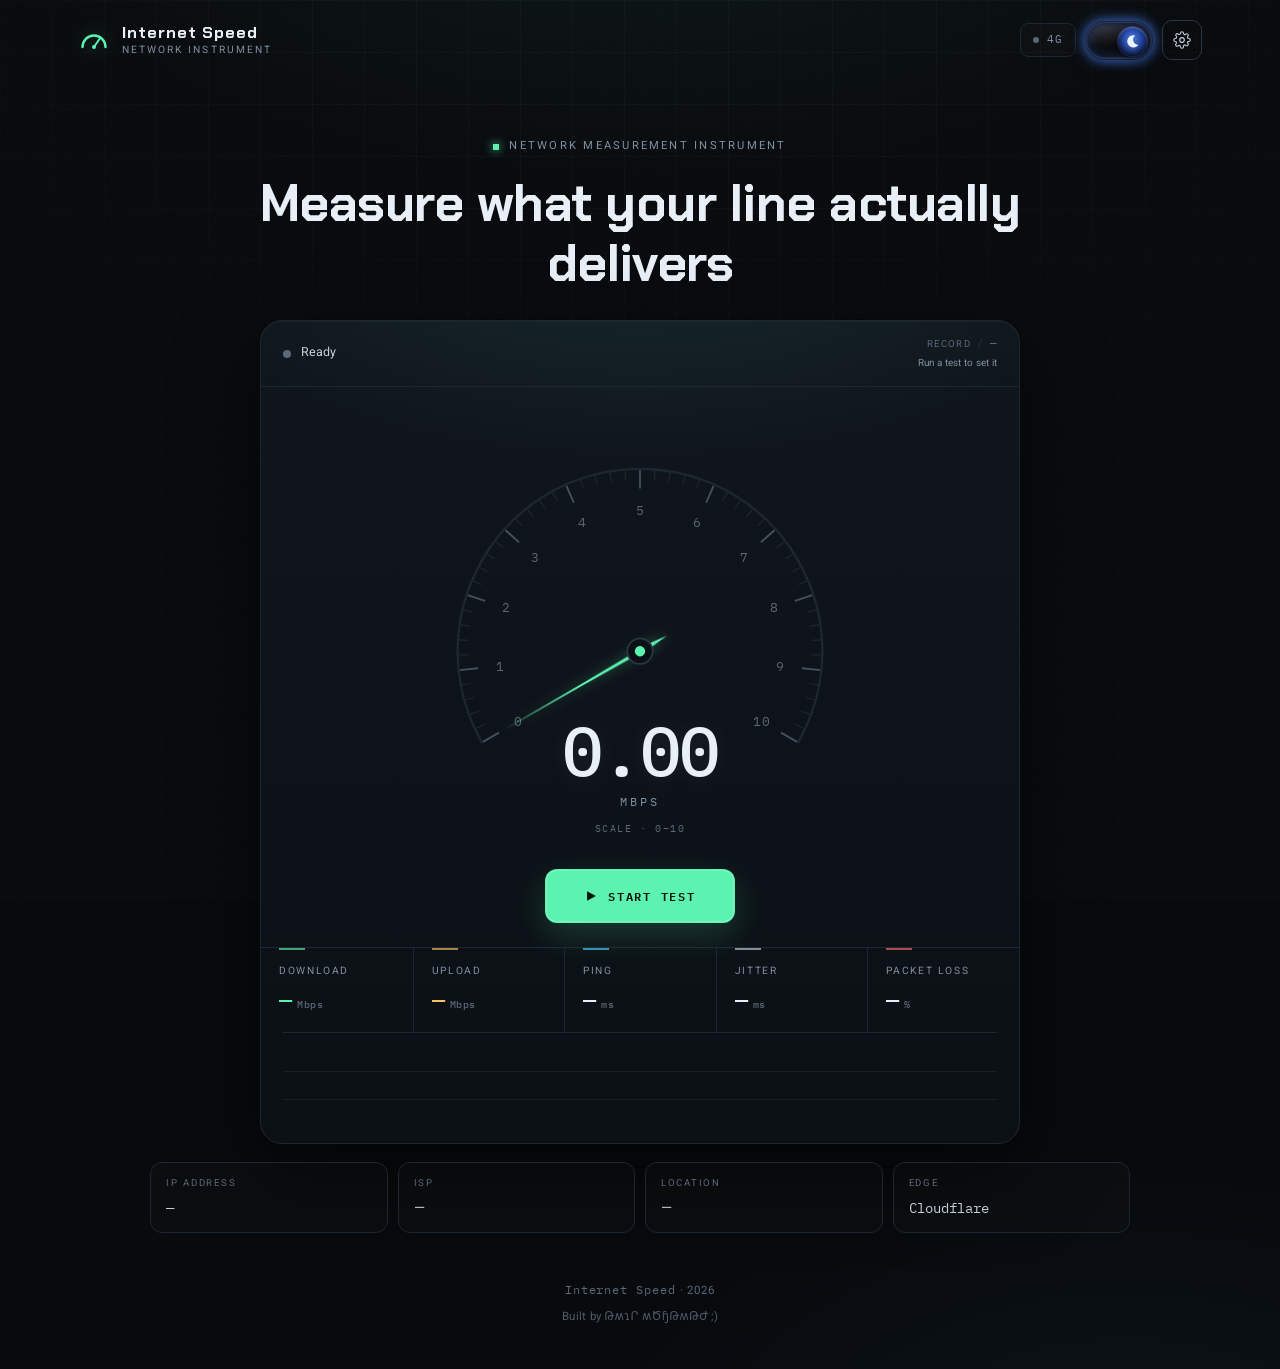
<file: index.html>
<!doctype html>
<html lang="en" dir="ltr" data-lang="en" data-mode="dark" data-theme="mint" data-gauge="instrument">

<head>
  <meta charset="utf-8">
  <meta name="viewport" content="width=device-width, initial-scale=1">
  <title>Internet Speed</title>
  <meta name="description"
    content="سنجش سرعت اینترنت با چند اتصال موازی به لبه‌ی Cloudflare: دانلود، آپلود، پینگ، جیتر و پکت‌لاس با محاسبه‌ی سرعت پایدار.">
  <meta name="theme-color" content="#080A0D" id="themeColor">
  <script>
    // Restore preferences before first paint so the page never flashes the wrong
    // language, mode, accent or gauge face. First visits get English + dark.
    try {
      var storedLang = localStorage.getItem('netgauge-lang') === 'fa' ? 'fa' : 'en';
      var storedMode = localStorage.getItem('netgauge-mode');
      if (storedMode !== 'light' && storedMode !== 'dark') storedMode = 'dark';
      var storedTheme = localStorage.getItem('netgauge-theme');
      if (!/^(mint|violet|rose|ice|lime)$/.test(storedTheme)) storedTheme = 'mint';
      var storedGauge = localStorage.getItem('netgauge-gauge');
      if (!/^(instrument|rainbow|halo)$/.test(storedGauge)) storedGauge = 'instrument';
      var root = document.documentElement;
      root.lang = storedLang;
      root.dir = storedLang === 'fa' ? 'rtl' : 'ltr';
      root.dataset.lang = storedLang;
      root.dataset.mode = storedMode;
      root.dataset.theme = storedTheme;
      root.dataset.gauge = storedGauge;
      document.getElementById('themeColor').setAttribute('content', storedMode === 'light' ? '#EDF1F6' : '#080A0D');
    } catch (e) { }
  </script>
  <meta property="og:title" content="Internet Speed">
  <meta property="og:description"
    content="Parallel-stream speed test with warm-up removed: download, upload, latency, jitter, packet loss.">
  <meta property="og:type" content="website">
  <link rel="icon"
    href="data:image/svg+xml,%3Csvg xmlns='http://www.w3.org/2000/svg' viewBox='0 0 64 64'%3E%3Crect width='64' height='64' rx='14' fill='%23080A0D'/%3E%3Cpath d='M13 41a19 19 0 0 1 38 0' fill='none' stroke='%235CF2B0' stroke-width='5' stroke-linecap='round'/%3E%3Cpath d='M32 41l10-15' stroke='%23E8EFF6' stroke-width='3.5' stroke-linecap='round'/%3E%3Ccircle cx='32' cy='41' r='3.5' fill='%235CF2B0'/%3E%3C/svg%3E">
  <link rel="preconnect" href="https://fonts.googleapis.com">
  <link rel="preconnect" href="https://fonts.gstatic.com" crossorigin>
  <link
    href="https://fonts.googleapis.com/css2?family=Chakra+Petch:wght@500;600;700&family=IBM+Plex+Mono:wght@400;500;600&family=Vazirmatn:wght@300;400;500;700;800&display=swap"
    rel="stylesheet">
  <link rel="stylesheet" href="styles.css">
  <script src="app.js" defer></script>
</head>

<body>
  <div class="bg-grid" aria-hidden="true"></div>

  <header class="topbar">
    <a class="brand" href="./" aria-label="Internet Speed">
      <svg class="brand-mark" viewBox="0 0 32 32" aria-hidden="true">
        <path d="M4.5 23a11.5 11.5 0 0 1 23 0" fill="none" stroke="currentColor" stroke-width="2.4"
          stroke-linecap="round" />
        <path d="M16 23l6.2-9" stroke="currentColor" stroke-width="2" stroke-linecap="round" />
        <circle cx="16" cy="23" r="2" fill="currentColor" />
      </svg>
      <span class="brand-text">
        <span class="brand-name">Internet Speed</span>
        <span class="brand-tag" data-i18n="brandTag">NETWORK INSTRUMENT</span>
      </span>
    </a>

    <div class="topbar-actions">
      <span class="conn-chip" id="connChip" hidden>
        <span class="led led-tiny" aria-hidden="true"></span>
        <span class="mono" id="connChipText"></span>
      </span>

      <button class="theme-switch" id="themeSwitch" type="button" role="switch" aria-checked="false"
        aria-label="Switch to light mode">
        <span class="ts-body" aria-hidden="true">
          <span class="ts-edge ts-edge-sun"></span>
          <span class="ts-edge ts-edge-moon"></span>
          <span class="ts-knob">
            <svg class="ts-moon" viewBox="0 0 24 24">
              <path d="M15.9 3.6a8.6 8.6 0 1 0 4.5 12.9A7.1 7.1 0 0 1 15.9 3.6Z" fill="#eaf3ff" />
              <circle cx="8.6" cy="10.6" r=".85" fill="#cfe6ff" />
              <circle cx="7" cy="14.2" r=".55" fill="#bcd8f5" />
            </svg>
            <svg class="ts-sun-glyph" viewBox="0 0 24 24">
              <circle cx="12" cy="12" r="4.1" fill="currentColor" />
              <g stroke="currentColor" stroke-width="1.9" stroke-linecap="round">
                <path
                  d="M12 2.6v2.4M12 19v2.4M2.6 12H5M19 12h2.4M5.3 5.3l1.7 1.7M17 17l1.7 1.7M18.7 5.3L17 7M7 17l-1.7 1.7" />
              </g>
            </svg>
          </span>
        </span>
      </button>

      <button class="settings-btn" id="settingsBtn" type="button" aria-haspopup="dialog" aria-expanded="false"
        aria-controls="settingsPop" aria-label="Settings">
        <svg viewBox="0 0 24 24" aria-hidden="true" fill="none" stroke="currentColor" stroke-width="1.5"
          stroke-linecap="round" stroke-linejoin="round">
          <circle cx="12" cy="12" r="3.1" />
          <path
            d="M19.4 14.4a1.7 1.7 0 0 0 .34 1.87l.06.06a2 2 0 1 1-2.83 2.83l-.06-.06a1.7 1.7 0 0 0-1.87-.34 1.7 1.7 0 0 0-1.03 1.56V21a2 2 0 1 1-4 0v-.11a1.7 1.7 0 0 0-1.11-1.56 1.7 1.7 0 0 0-1.87.34l-.06.06a2 2 0 1 1-2.83-2.83l.06-.06a1.7 1.7 0 0 0 .34-1.87 1.7 1.7 0 0 0-1.56-1.03H3a2 2 0 1 1 0-4h.11a1.7 1.7 0 0 0 1.56-1.11 1.7 1.7 0 0 0-.34-1.87l-.06-.06a2 2 0 1 1 2.83-2.83l.06.06a1.7 1.7 0 0 0 1.87.34H9a1.7 1.7 0 0 0 1.03-1.56V3a2 2 0 1 1 4 0v.11a1.7 1.7 0 0 0 1.03 1.56 1.7 1.7 0 0 0 1.87-.34l.06-.06a2 2 0 1 1 2.83 2.83l-.06.06a1.7 1.7 0 0 0-.34 1.87V9a1.7 1.7 0 0 0 1.56 1.03H21a2 2 0 1 1 0 4h-.11a1.7 1.7 0 0 0-1.49 1.03Z" />
        </svg>
      </button>

      <div class="settings-pop" id="settingsPop" data-open="false" role="dialog" aria-label="Settings">
        <div class="settings-section">
          <span class="settings-label" data-i18n="languageLabel">Language</span>
          <div class="seg">
            <button class="seg-btn" type="button" data-lang-choice="fa" aria-pressed="false">فارسی</button>
            <button class="seg-btn" type="button" data-lang-choice="en" aria-pressed="true">English</button>
          </div>
        </div>
        <div class="settings-section">
          <span class="settings-label" data-i18n="themeLabel">Color theme</span>
          <div class="swatches" id="themeSwatches" role="radiogroup" data-i18n-aria="themeLabel"></div>
        </div>
        <div class="settings-section">
          <span class="settings-label" data-i18n="gaugeLabel">Needle style</span>
          <div class="gauge-styles" id="gaugeStyles" role="radiogroup" data-i18n-aria="gaugeLabel">
            <button class="gstyle" type="button" data-gauge-choice="instrument" role="radio" aria-checked="true"
              aria-label="Instrument">
              <svg viewBox="0 0 40 40" aria-hidden="true">
                <path d="M6.5 29.5a13.5 13.5 0 0 1 27 0" fill="none" stroke="currentColor" stroke-width="2.2"
                  stroke-linecap="round" />
                <path d="M20 27l6.8-9.6" fill="none" stroke="currentColor" stroke-width="1.7" stroke-linecap="round" />
                <circle cx="20" cy="27" r="2" fill="currentColor" />
              </svg>
              <span data-i18n="gauge_instrument">Instrument</span>
            </button>
            <button class="gstyle" type="button" data-gauge-choice="rainbow" role="radio" aria-checked="false"
              aria-label="Rainbow">
              <svg viewBox="0 0 40 40" aria-hidden="true">
                <defs>
                  <linearGradient id="gstyleRainbow" x1="6" y1="30" x2="34" y2="30" gradientUnits="userSpaceOnUse">
                    <stop offset="0" stop-color="#ef4436" />
                    <stop offset=".28" stop-color="#f5a02c" />
                    <stop offset=".5" stop-color="#f3d24a" />
                    <stop offset=".72" stop-color="#46d67a" />
                    <stop offset="1" stop-color="#3bc4dc" />
                  </linearGradient>
                </defs>
                <path d="M6.5 29.5a13.5 13.5 0 0 1 27 0" fill="none" stroke="url(#gstyleRainbow)" stroke-width="4.6" />
                <path d="M20 27l6.8-9.6" fill="none" stroke="currentColor" stroke-width="1.6" stroke-linecap="round" />
              </svg>
              <span data-i18n="gauge_rainbow">Rainbow</span>
            </button>
            <button class="gstyle" type="button" data-gauge-choice="halo" role="radio" aria-checked="false"
              aria-label="Halo">
              <svg viewBox="0 0 40 40" aria-hidden="true">
                <circle cx="20" cy="20" r="14.5" fill="none" stroke="currentColor" stroke-width="1" opacity=".3" />
                <circle cx="20" cy="20" r="14.5" fill="none" stroke="currentColor" stroke-width="3.4"
                  stroke-dasharray="1 3.2" opacity=".75" />
                <path d="M20 20l8.4-1.6" fill="none" stroke="currentColor" stroke-width="1.6" stroke-linecap="round" />
                <circle cx="20" cy="20" r="1.7" fill="currentColor" />
              </svg>
              <span data-i18n="gauge_halo">Halo</span>
            </button>
          </div>
        </div>
        <div class="settings-section">
          <span class="settings-label" data-i18n="hapticLabel">Vibration</span>
          <div class="seg seg-4" id="hapticSeg" role="radiogroup" data-i18n-aria="hapticLabel">
            <button class="seg-btn" type="button" data-haptic-choice="off" role="radio" aria-checked="false"
              data-i18n="haptic_off">Off</button>
            <button class="seg-btn" type="button" data-haptic-choice="soft" role="radio" aria-checked="false"
              data-i18n="haptic_soft">Soft</button>
            <button class="seg-btn" type="button" data-haptic-choice="medium" role="radio" aria-checked="true"
              data-i18n="haptic_medium">Medium</button>
            <button class="seg-btn" type="button" data-haptic-choice="strong" role="radio" aria-checked="false"
              data-i18n="haptic_strong">Strong</button>
          </div>
        </div>
      </div>
    </div>
  </header>

  <main class="page">
    <section class="hero">
      <p class="eyebrow"><span class="eyebrow-mark" aria-hidden="true"></span><span data-i18n="eyebrow">Network
          measurement instrument</span></p>
      <h1 data-i18n="h1">Measure what your line actually delivers</h1>
    </section>

    <section class="console" id="console" data-phase="idle" aria-labelledby="consoleStatus">
      <div class="console-head">
        <div class="status">
          <span class="led" id="phaseLed" aria-hidden="true"></span>
          <span id="phaseLabel" aria-live="polite">Ready</span>
        </div>
        <div class="record-chip" id="recordChip">
          <span class="record-line">
            <span class="record-label" data-i18n="recordLabel">Record</span>
            <span class="record-sep" aria-hidden="true">/</span>
            <span class="record-vals mono num" id="recordVals">—</span>
          </span>
          <span class="record-date" id="recordDate"></span>
        </div>
      </div>

      <div class="gauge-wrap">
        <svg class="gauge-svg" viewBox="0 0 440 400" aria-hidden="true" focusable="false">
          <defs>
            <linearGradient id="bladeGrad" x1="0" y1="66" x2="0" y2="232" gradientUnits="userSpaceOnUse">
              <stop class="blade-stop-tip" offset="0" />
              <stop class="blade-stop-mid" offset="0.55" />
              <stop class="blade-stop-base" offset="1" />
            </linearGradient>
            <radialGradient id="haloFill" cx="220" cy="215" r="168" gradientUnits="userSpaceOnUse">
              <stop class="halo-stop-1" offset="0" />
              <stop class="halo-stop-2" offset="0.72" />
              <stop class="halo-stop-3" offset="0.93" />
              <stop class="halo-stop-4" offset="1" />
            </radialGradient>
            <!-- The path bbox is a few pixels wide while the stroke is 17px;
                 a tight filter region clips the blur into a visible band. -->
            <filter id="haloBlur" x="-900%" y="-50%" width="1900%" height="200%">
              <feGaussianBlur stdDeviation="9" />
            </filter>
          </defs>

          <g id="gaugeDecor">
            <circle class="halo-disc" cx="220" cy="215" r="168"></circle>
            <circle class="halo-edge" cx="220" cy="215" r="167"></circle>
            <circle class="halo-core" cx="220" cy="215" r="96"></circle>
            <path class="halo-glow" d="M364.34 150.74 A158 158 0 0 1 359.51 289.18" filter="url(#haloBlur)"></path>
            <path class="halo-glow-core" d="M364.19 173.65 A150 150 0 0 1 357.03 276.01"></path>
            <path class="rainbow-ring" d="M65.85 304 A178 178 0 1 1 374.15 304"></path>
            <path class="rainbow-ring rainbow-ring-outer" d="M55.77 302.32 A186 186 0 1 1 384.23 302.32"></path>
            <path class="rainbow-inner" d="M123.01 271 A112 112 0 1 1 316.99 271"></path>
            <g id="gaugeBands"></g>
            <text class="gauge-end" id="gaugeSlow" x="41.6" y="322" text-anchor="middle">SLOW</text>
            <text class="gauge-end" id="gaugeFast" x="398.4" y="322" text-anchor="middle">FAST</text>
          </g>

          <g id="gaugeTicks"></g>
          <path id="arcTrack" class="arc-track" pathLength="100" d="M83.17 294 A158 158 0 1 1 356.83 294"></path>
          <path id="arcLive" class="arc-live" pathLength="100" d="M83.17 294 A158 158 0 1 1 356.83 294"></path>
          <g id="gaugeLabels" class="gauge-labels" direction="ltr"></g>
          <g id="needleGroup" class="needle-group">
            <polygon class="needle" points="218.6,206 220,78 221.4,206 223,215 220,242 217,215"></polygon>
            <path class="needle-blade"
              d="M220 66 L223.9 198 Q225.3 209 222.6 218 L220 231 L217.4 218 Q214.7 209 216.1 198 Z"></path>
            <line class="needle-thin" x1="220" y1="110" x2="220" y2="57"></line>
            <circle class="halo-pivot" cx="220" cy="110" r="2.4"></circle>
            <circle class="hub-outer" cx="220" cy="215" r="11"></circle>
            <circle class="hub-inner" cx="220" cy="215" r="4.5"></circle>
            <circle class="hub-plate" cx="220" cy="215" r="13"></circle>
          </g>
        </svg>

        <div class="readout">
          <div class="readout-value"><span id="speedValue">0.00</span></div>
          <div class="readout-unit" id="speedUnit">Mbps</div>
          <div class="readout-scale mono" id="scaleLabel">SCALE · 0–100</div>
        </div>
      </div>

      <div class="controls">
        <button class="btn primary start" id="startBtn" type="button">
          <svg class="btn-icon" viewBox="0 0 16 16" aria-hidden="true">
            <path d="M3.5 2.5l10 5.5-10 5.5z" fill="currentColor" />
          </svg>
          <span data-i18n="start">Start test</span>
        </button>
        <button class="btn ghost hidden" id="stopBtn" type="button" data-i18n="stop">Stop</button>
        <button class="btn ghost hidden" id="shareBtn" type="button">
          <svg class="btn-icon" viewBox="0 0 16 16" aria-hidden="true">
            <path d="M8 1v9M4.5 4.5L8 1l3.5 3.5M2.5 9.5v4h11v-4" fill="none" stroke="currentColor" stroke-width="1.4"
              stroke-linecap="round" stroke-linejoin="round" />
          </svg>
          <span data-i18n="share">Result card</span>
        </button>
      </div>

      <div class="stats">
        <div class="stat stat-download">
          <span class="stat-label" data-i18n="dlLabel">Download</span>
          <span class="stat-value mono num"><span id="statDownload">—</span><span class="stat-unit">Mbps</span></span>
        </div>
        <div class="stat stat-upload">
          <span class="stat-label" data-i18n="ulLabel">Upload</span>
          <span class="stat-value mono num"><span id="statUpload">—</span><span class="stat-unit">Mbps</span></span>
        </div>
        <div class="stat stat-ping">
          <span class="stat-label" data-i18n="ping">Ping</span>
          <span class="stat-value mono num"><span id="statPing">—</span><span class="stat-unit">ms</span></span>
        </div>
        <div class="stat stat-jitter">
          <span class="stat-label" data-i18n="jitter">Jitter</span>
          <span class="stat-value mono num"><span id="statJitter">—</span><span class="stat-unit">ms</span></span>
        </div>
        <div class="stat stat-loss">
          <span class="stat-label" data-i18n="loss">Packet loss</span>
          <span class="stat-value mono num"><span id="statLoss">—</span><span class="stat-unit">%</span></span>
        </div>
      </div>

      <div class="chart">
        <canvas id="sparkline" aria-hidden="true"></canvas>
      </div>
    </section>

    <section class="meta-grid" aria-label="Connection details">
      <div class="meta-item">
        <span class="meta-label" data-i18n="ip">IP address</span>
        <span class="meta-value mono num" id="metaIp">—</span>
      </div>
      <div class="meta-item">
        <span class="meta-label" data-i18n="isp">ISP</span>
        <span class="meta-value meta-isp" id="metaIsp">—</span>
      </div>
      <div class="meta-item">
        <span class="meta-label" data-i18n="location">Location</span>
        <span class="meta-value" id="metaLocation">—</span>
      </div>
      <div class="meta-item">
        <span class="meta-label" data-i18n="edge">Edge</span>
        <span class="meta-value mono num" id="metaEdge">Cloudflare</span>
      </div>
    </section>
  </main>

  <footer class="footer">
    <p class="footer-fine"><span class="mono">Internet Speed</span> · <span id="year">2026</span></p>
    <p class="footer-credit" data-i18n="credit">Built by ԹʍɿՐ ʍԾɧԹʍԹԺ ;⁠)</p>
  </footer>

  <dialog class="share-dialog" id="shareDialog" aria-labelledby="shareTitle">
    <div class="share-head">
      <h3 id="shareTitle" data-i18n="cardTitle">Result card</h3>
      <button class="icon-btn" id="shareCloseBtn" type="button" aria-label="Close" data-i18n-aria="close">✕</button>
    </div>
    <canvas id="shareCanvas" width="1080" height="1350" role="img" aria-label=""></canvas>
    <div class="share-actions">
      <button class="btn primary" id="shareDownloadBtn" type="button" data-i18n="saveImage">Download image</button>
      <button class="btn ghost" id="shareNativeBtn" type="button" data-i18n="shareImage">Share</button>
    </div>
  </dialog>

  <div class="toast" id="toast" role="status" aria-live="polite"></div>

  <noscript>
    <p class="noscript">Enable JavaScript to run the speed test.</p>
  </noscript>
</body>

</html>
</file>
<file: styles.css>
/* ══════════════════════════════════════════════════════════════
   Internet Speed — instrument-panel theme
   ══════════════════════════════════════════════════════════════ */

:root {
  color-scheme: dark;

  --bg: #080a0d;
  --bg-deep: #05070a;
  --panel: #10161d;
  --panel-2: #0b1015;
  --line: #1d2731;
  --line-strong: #2a3743;
  --tick-strong: #46586a;
  --text: #e8eff6;
  --text-soft: #c3cfdb;
  --muted: #7e8fa1;
  --muted-2: #5a6877;

  /* Accent set — swapped by html[data-theme] below. */
  --accent: #5cf2b0;
  --accent-rgb: 92, 242, 176;
  --accent-hover: #74ffc2;
  --accent-ink: #03130b;
  --accent-text: var(--accent);

  --upload: #ffc061;
  --upload-rgb: 255, 192, 97;
  --latency: #57d2ff;
  --latency-rgb: 87, 210, 255;
  --danger: #ff6b6b;
  --danger-rgb: 255, 107, 107;

  --glass: rgba(255, 255, 255, 0.015);
  --glass-2: rgba(255, 255, 255, 0.03);
  --grid-line: rgba(255, 255, 255, 0.028);
  --chart-grid: rgba(255, 255, 255, 0.055);
  --panel-glow: rgba(var(--accent-rgb), 0.07);
  --ring: rgba(var(--accent-rgb), 0.25);
  --readout-glow: rgba(232, 239, 246, 0.09);

  --shadow-panel:
    0 30px 80px rgba(0, 0, 0, 0.55), inset 0 1px 0 rgba(255, 255, 255, 0.03);
  --shadow-pop: 0 24px 60px rgba(0, 0, 0, 0.5);
  --shadow-toast: 0 18px 50px rgba(0, 0, 0, 0.5);

  --font-display: "Chakra Petch", "Vazirmatn", system-ui, sans-serif;
  --font-body: "Vazirmatn", "Chakra Petch", system-ui, sans-serif;
  --font-mono: "IBM Plex Mono", ui-monospace, SFMono-Regular, Menlo, monospace;
}

/* Registered so the light/dark swap interpolates instead of snapping: without
   @property a var() change is instant, which left text and panels repainted
   long before the fading background caught up. */
@property --bg { syntax: "<color>"; inherits: true; initial-value: #080a0d; }
@property --bg-deep { syntax: "<color>"; inherits: true; initial-value: #05070a; }
@property --panel { syntax: "<color>"; inherits: true; initial-value: #10161d; }
@property --panel-2 { syntax: "<color>"; inherits: true; initial-value: #0b1015; }
@property --line { syntax: "<color>"; inherits: true; initial-value: #1d2731; }
@property --line-strong { syntax: "<color>"; inherits: true; initial-value: #2a3743; }
@property --tick-strong { syntax: "<color>"; inherits: true; initial-value: #46586a; }
@property --text { syntax: "<color>"; inherits: true; initial-value: #e8eff6; }
@property --text-soft { syntax: "<color>"; inherits: true; initial-value: #c3cfdb; }
@property --muted { syntax: "<color>"; inherits: true; initial-value: #7e8fa1; }
@property --muted-2 { syntax: "<color>"; inherits: true; initial-value: #5a6877; }
@property --glass { syntax: "<color>"; inherits: true; initial-value: rgba(255, 255, 255, 0.015); }
@property --glass-2 { syntax: "<color>"; inherits: true; initial-value: rgba(255, 255, 255, 0.03); }
@property --grid-line { syntax: "<color>"; inherits: true; initial-value: rgba(255, 255, 255, 0.028); }
@property --chart-grid { syntax: "<color>"; inherits: true; initial-value: rgba(255, 255, 255, 0.055); }
@property --panel-glow { syntax: "<color>"; inherits: true; initial-value: rgba(92, 242, 176, 0.07); }
@property --readout-glow { syntax: "<color>"; inherits: true; initial-value: rgba(232, 239, 246, 0.09); }
@property --ring { syntax: "<color>"; inherits: true; initial-value: rgba(92, 242, 176, 0.25); }
@property --accent { syntax: "<color>"; inherits: true; initial-value: #5cf2b0; }
@property --accent-hover { syntax: "<color>"; inherits: true; initial-value: #74ffc2; }
@property --accent-ink { syntax: "<color>"; inherits: true; initial-value: #03130b; }
@property --accent-text { syntax: "<color>"; inherits: true; initial-value: #5cf2b0; }
@property --upload { syntax: "<color>"; inherits: true; initial-value: #ffc061; }
@property --latency { syntax: "<color>"; inherits: true; initial-value: #57d2ff; }
@property --danger { syntax: "<color>"; inherits: true; initial-value: #ff6b6b; }

:root {
  transition:
    --bg 0.3s ease,
    --bg-deep 0.3s ease,
    --panel 0.3s ease,
    --panel-2 0.3s ease,
    --line 0.3s ease,
    --line-strong 0.3s ease,
    --tick-strong 0.3s ease,
    --text 0.3s ease,
    --text-soft 0.3s ease,
    --muted 0.3s ease,
    --muted-2 0.3s ease,
    --glass 0.3s ease,
    --glass-2 0.3s ease,
    --grid-line 0.3s ease,
    --chart-grid 0.3s ease,
    --panel-glow 0.3s ease,
    --readout-glow 0.3s ease,
    --ring 0.3s ease,
    --accent 0.3s ease,
    --accent-hover 0.3s ease,
    --accent-ink 0.3s ease,
    --accent-text 0.3s ease,
    --upload 0.3s ease,
    --latency 0.3s ease,
    --danger 0.3s ease;
}

/* ── Accent themes ───────────────────────────────────────────── */

html[data-theme="violet"] {
  --accent: #b18cff;
  --accent-rgb: 177, 140, 255;
  --accent-hover: #c6a9ff;
  --accent-ink: #140430;
}

html[data-theme="rose"] {
  --accent: #ff8fc7;
  --accent-rgb: 255, 143, 199;
  --accent-hover: #ffabda;
  --accent-ink: #2c0419;
}

html[data-theme="ice"] {
  --accent: #7cc4ff;
  --accent-rgb: 124, 196, 255;
  --accent-hover: #9bd4ff;
  --accent-ink: #031628;
}

html[data-theme="lime"] {
  --accent: #c8f45a;
  --accent-rgb: 200, 244, 90;
  --accent-hover: #d8ff74;
  --accent-ink: #141a02;
}

/* ── Light mode ──────────────────────────────────────────────── */

html[data-mode="light"] {
  color-scheme: light;

  --bg: #edf1f6;
  --bg-deep: #e3e9f1;
  --panel: #ffffff;
  --panel-2: #f6f9fc;
  --line: #dde4ed;
  --line-strong: #c6d0dc;
  --tick-strong: #93a3b3;
  --text: #0c141d;
  --text-soft: #263442;
  --muted: #5a6a7a;
  --muted-2: #83919f;

  --upload: #a86200;
  --upload-rgb: 168, 98, 0;
  --latency: #0d7fbd;
  --latency-rgb: 13, 127, 189;
  --danger: #d64545;
  --danger-rgb: 214, 69, 69;

  /* Text-sized accent needs contrast on white; fills keep the vivid hue. */
  --accent-text: color-mix(in srgb, var(--accent) 38%, #08120d);

  --glass: rgba(13, 20, 28, 0.02);
  --glass-2: rgba(13, 20, 28, 0.045);
  --grid-line: rgba(13, 20, 28, 0.045);
  --chart-grid: rgba(13, 20, 28, 0.07);
  --panel-glow: rgba(var(--accent-rgb), 0.12);
  --ring: rgba(var(--accent-rgb), 0.3);
  --readout-glow: rgba(13, 20, 28, 0.05);

  --shadow-panel:
    0 24px 60px rgba(16, 38, 60, 0.13), inset 0 1px 0 rgba(255, 255, 255, 0.9);
  --shadow-pop: 0 24px 60px rgba(16, 38, 60, 0.18);
  --shadow-toast: 0 18px 44px rgba(16, 38, 60, 0.18);
}

html[data-lang="fa"] {
  --font-display: "Vazirmatn", system-ui, sans-serif;
}

*,
*::before,
*::after {
  box-sizing: border-box;
}

/* Removes the double-tap-zoom delay so taps register immediately. */
button {
  touch-action: manipulation;
}

html,
body {
  margin: 0;
  padding: 0;
}

html {
  -webkit-text-size-adjust: 100%;
}

body {
  min-height: 100dvh;
  overflow-x: clip;
  background:
    radial-gradient(
      1100px 560px at 50% -12%,
      var(--panel-glow),
      transparent 62%
    ),
    radial-gradient(
      900px 520px at 88% 108%,
      rgba(var(--latency-rgb), 0.05),
      transparent 60%
    ),
    var(--bg);
  color: var(--text);
  font-family: var(--font-body);
  font-size: 16px;
  line-height: 1.6;
  -webkit-font-smoothing: antialiased;
  -moz-osx-font-smoothing: grayscale;
  text-rendering: optimizeLegibility;
}

body::after {
  content: "";
  position: fixed;
  inset: 0;
  z-index: 1;
  pointer-events: none;
  opacity: 0.045;
  background-image: url("data:image/svg+xml,%3Csvg xmlns='http://www.w3.org/2000/svg' width='180' height='180'%3E%3Cfilter id='n'%3E%3CfeTurbulence type='fractalNoise' baseFrequency='0.85' numOctaves='2'/%3E%3C/filter%3E%3Crect width='180' height='180' filter='url(%23n)' opacity='0.6'/%3E%3C/svg%3E");
}

html[data-mode="light"] body::after {
  opacity: 0.03;
}

.bg-grid {
  position: fixed;
  inset: 0;
  z-index: 0;
  pointer-events: none;
  background-image:
    linear-gradient(var(--grid-line) 1px, transparent 1px),
    linear-gradient(90deg, var(--grid-line) 1px, transparent 1px);
  background-size: 52px 52px;
  mask-image: radial-gradient(
    ellipse 90% 70% at 50% 0%,
    #000 30%,
    transparent 78%
  );
  -webkit-mask-image: radial-gradient(
    ellipse 90% 70% at 50% 0%,
    #000 30%,
    transparent 78%
  );
}

::selection {
  background: var(--ring);
  color: var(--text);
}

::-webkit-scrollbar {
  width: 10px;
  height: 10px;
}

::-webkit-scrollbar-track {
  background: transparent;
}

::-webkit-scrollbar-thumb {
  background: var(--line-strong);
  border-radius: 99px;
  border: 2px solid var(--bg);
}

:focus-visible {
  outline: 2px solid var(--accent-text);
  outline-offset: 3px;
  border-radius: 4px;
}

[hidden],
.hidden {
  display: none !important;
}

.mono {
  font-family: var(--font-mono);
  font-variant-numeric: tabular-nums;
}

.num {
  direction: ltr;
  unicode-bidi: isolate;
}

/* ══════════════════════════════════════════════════════════════
   Top bar
   ══════════════════════════════════════════════════════════════ */

.topbar {
  position: relative;
  z-index: 20;
  max-width: 1180px;
  margin: 0 auto;
  padding: 20px 28px;
  display: flex;
  align-items: center;
  justify-content: space-between;
  gap: 16px;
}

.brand {
  display: inline-flex;
  align-items: center;
  gap: 12px;
  min-width: 0;
  color: var(--text);
  text-decoration: none;
}

.brand-mark {
  width: 32px;
  height: 32px;
  color: var(--accent-text);
  filter: drop-shadow(0 0 10px rgba(var(--accent-rgb), 0.35));
  flex: none;
}

.brand-name {
  display: block;
  font-family: var(--font-display);
  font-size: 1.02rem;
  font-weight: 700;
  letter-spacing: 0.06em;
  line-height: 1.1;
  white-space: nowrap;
}

.brand-tag {
  display: block;
  margin-top: 3px;
  font-size: 0.64rem;
  letter-spacing: 0.2em;
  color: var(--muted);
  line-height: 1.1;
}

html[data-lang="fa"] .brand-tag {
  letter-spacing: 0;
  font-size: 0.72rem;
}

.topbar-actions {
  position: relative;
  display: flex;
  align-items: center;
  gap: 10px;
  flex: none;
}

.conn-chip {
  display: inline-flex;
  align-items: center;
  gap: 8px;
  min-height: 34px;
  padding: 0 12px;
  border: 1px solid var(--line);
  border-radius: 8px;
  font-size: 0.68rem;
  letter-spacing: 0.1em;
  color: var(--muted);
  background: var(--glass);
}

/* ── Light / dark switch ─────────────────────────────────────── */

.theme-switch {
  --ts-w: 66px;
  --ts-h: 37px;
  --ts-pad: 4px;
  --ts-knob: 29px;
  --ts-shift: calc(-1 * (var(--ts-w) - var(--ts-knob) - var(--ts-pad) * 2));
  display: inline-flex;
  flex: none;
  padding: 0;
  border: 0;
  background: none;
  cursor: pointer;
  border-radius: 999px;
  -webkit-tap-highlight-color: transparent;
}

.ts-body {
  position: relative;
  display: block;
  width: var(--ts-w);
  height: var(--ts-h);
  border-radius: 999px;
  border: 1px solid #2c2c31;
  background:
    radial-gradient(
      120% 140% at 18% 0%,
      rgba(255, 255, 255, 0.1),
      transparent 46%
    ),
    linear-gradient(180deg, #24242a 0%, #0c0c0f 70%);
  box-shadow:
    inset 0 2px 4px rgba(0, 0, 0, 0.65),
    inset 0 -1px 1px rgba(255, 255, 255, 0.08),
    0 8px 20px rgba(0, 0, 0, 0.42),
    0 0 0 1px rgba(255, 255, 255, 0.03);
  transition:
    border-color 0.28s ease,
    box-shadow 0.28s ease;
}

/* Gradients can't interpolate, so each lit face cross-fades above its base. */
.ts-body::before {
  content: "";
  position: absolute;
  inset: 0;
  border-radius: inherit;
  background:
    radial-gradient(
      120% 140% at 18% 0%,
      rgba(255, 255, 255, 0.95),
      transparent 46%
    ),
    linear-gradient(180deg, #f8fbfe 0%, #dbe3ec 70%);
  opacity: 0;
  transition: opacity 0.28s ease;
  pointer-events: none;
}

.ts-edge {
  position: absolute;
  inset: -2px;
  border-radius: 999px;
  opacity: 0;
  pointer-events: none;
  transition: opacity 0.28s ease;
}

html[data-mode="light"] .ts-body {
  border-color: #d9e0e8;
  box-shadow:
    inset 0 2px 4px rgba(16, 38, 60, 0.16),
    inset 0 -1px 1px rgba(255, 255, 255, 0.9),
    0 6px 16px rgba(16, 38, 60, 0.14),
    0 0 0 1px rgba(16, 38, 60, 0.04);
}

html[data-mode="light"] .ts-body::before {
  opacity: 1;
}

.ts-edge-sun {
  box-shadow:
    0 0 12px 2px rgba(255, 171, 46, 0.65),
    inset 0 0 14px rgba(255, 160, 30, 0.45);
}

.ts-edge-moon {
  box-shadow:
    0 0 12px 2px rgba(72, 132, 255, 0.7),
    inset 0 0 14px rgba(60, 120, 255, 0.42);
}

html[data-mode="dark"] .ts-edge-moon,
html[data-mode="light"] .ts-edge-sun {
  opacity: 1;
}

.ts-knob {
  position: absolute;
  top: var(--ts-pad);
  left: calc(100% - var(--ts-knob) - var(--ts-pad));
  display: grid;
  place-items: center;
  width: var(--ts-knob);
  height: var(--ts-knob);
  border-radius: 50%;
  background:
    radial-gradient(
      circle at 50% 34%,
      #3a62cc 0%,
      #1d3a92 46%,
      #0a1430 100%
    );
  box-shadow:
    inset 0 1px 1px rgba(255, 255, 255, 0.28),
    inset 0 -2px 5px rgba(0, 0, 0, 0.55),
    0 2px 6px rgba(0, 0, 0, 0.55),
    0 0 0 1px rgba(120, 160, 255, 0.25);
  transform: translateX(0);
  scale: 1;
  transition:
    transform 0.36s cubic-bezier(0.22, 1, 0.36, 1),
    scale 0.16s ease,
    box-shadow 0.28s ease;
}

.ts-knob > svg {
  grid-area: 1 / 1;
}

.ts-knob::before {
  content: "";
  position: absolute;
  inset: 0;
  border-radius: 50%;
  background:
    radial-gradient(
      circle at 50% 34%,
      #ffe7a8 0%,
      #ffb63c 48%,
      #c97400 100%
    );
  box-shadow:
    inset 0 1px 1px rgba(255, 255, 255, 0.6),
    inset 0 -2px 5px rgba(120, 60, 0, 0.45);
  opacity: 0;
  transition: opacity 0.28s ease;
  pointer-events: none;
}

html[data-mode="light"] .ts-knob {
  transform: translateX(var(--ts-shift));
  box-shadow:
    inset 0 1px 1px rgba(255, 255, 255, 0.6),
    inset 0 -2px 5px rgba(120, 60, 0, 0.45),
    0 2px 6px rgba(0, 0, 0, 0.4),
    0 0 0 1px rgba(255, 190, 90, 0.4);
}

html[data-mode="light"] .ts-knob::before {
  opacity: 1;
}

.theme-switch:active .ts-knob {
  scale: 0.93;
}

.ts-moon {
  width: 17px;
  height: 17px;
  filter: drop-shadow(0 0 5px rgba(140, 190, 255, 0.65));
  transition:
    opacity 0.22s ease,
    transform 0.36s cubic-bezier(0.22, 1, 0.36, 1);
}

html[data-mode="light"] .ts-moon {
  opacity: 0;
  transform: rotate(70deg) scale(0.5);
}

.ts-sun-glyph {
  width: 17px;
  height: 17px;
  color: #fff7e2;
  opacity: 0;
  transform: rotate(-90deg) scale(0.4);
  filter: drop-shadow(0 0 5px rgba(255, 186, 74, 0));
  transition:
    opacity 0.24s ease,
    transform 0.36s cubic-bezier(0.22, 1, 0.36, 1),
    filter 0.3s ease;
}

html[data-mode="light"] .ts-sun-glyph {
  opacity: 1;
  transform: rotate(0deg) scale(1);
  filter: drop-shadow(0 0 5px rgba(255, 196, 100, 0.8));
}

.theme-switch:focus-visible {
  outline-offset: 4px;
  border-radius: 999px;
}

/* ── Settings button + popover ───────────────────────────────── */

.settings-btn {
  display: grid;
  place-items: center;
  width: 40px;
  height: 40px;
  flex: none;
  padding: 0;
  border: 1px solid var(--line-strong);
  border-radius: 10px;
  background: transparent;
  color: var(--text-soft);
  cursor: pointer;
  transition:
    border-color 0.2s,
    color 0.2s,
    background 0.2s,
    transform 0.2s;
}

.settings-btn svg {
  width: 18px;
  height: 18px;
  transition: transform 0.45s cubic-bezier(0.34, 1.3, 0.64, 1);
}

.settings-btn:hover {
  border-color: var(--accent-text);
  color: var(--accent-text);
  background: var(--ring);
}

.settings-btn[aria-expanded="true"] {
  border-color: var(--accent-text);
  color: var(--accent-text);
}

.settings-btn[aria-expanded="true"] svg {
  transform: rotate(60deg);
}

.settings-pop {
  position: absolute;
  inset-inline-end: 0;
  top: calc(100% + 10px);
  z-index: 40;
  width: min(296px, calc(100vw - 32px));
  max-height: calc(100dvh - 92px);
  overflow-y: auto;
  overscroll-behavior: contain;
  padding: 14px;
  border: 1px solid var(--line-strong);
  border-radius: 14px;
  background: var(--panel);
  color: var(--text);
  box-shadow: var(--shadow-pop);
  opacity: 0;
  visibility: hidden;
  transform: translateY(-7px) scale(0.97);
  transform-origin: top var(--pop-origin, right);
  pointer-events: none;
  transition:
    opacity 0.2s ease,
    transform 0.26s cubic-bezier(0.22, 1, 0.36, 1),
    visibility 0.26s;
}

html[dir="rtl"] .settings-pop {
  --pop-origin: left;
}

.settings-pop[data-open="true"] {
  opacity: 1;
  visibility: visible;
  transform: none;
  pointer-events: auto;
}

.settings-section + .settings-section {
  margin-top: 14px;
  padding-top: 14px;
  border-top: 1px solid var(--line);
}

.settings-label {
  display: block;
  margin-bottom: 8px;
  font-size: 0.62rem;
  letter-spacing: 0.16em;
  text-transform: uppercase;
  color: var(--muted-2);
}

html[data-lang="fa"] .settings-label {
  letter-spacing: 0;
  text-transform: none;
  font-size: 0.74rem;
}

.seg {
  display: grid;
  grid-template-columns: 1fr 1fr;
  gap: 4px;
  padding: 4px;
  border: 1px solid var(--line);
  border-radius: 10px;
  background: var(--glass);
}

.seg-4 {
  grid-template-columns: repeat(4, 1fr);
}

.seg-btn {
  min-height: 40px;
  border: 0;
  border-radius: 7px;
  background: transparent;
  color: var(--muted);
  font-family: var(--font-body);
  font-size: 0.8rem;
  font-weight: 600;
  cursor: pointer;
  transition:
    background 0.2s,
    color 0.2s,
    box-shadow 0.2s;
}

.seg-btn:hover {
  color: var(--text);
}

.seg-4 .seg-btn {
  min-height: 40px;
  padding-inline: 2px;
  font-size: 0.72rem;
}

html[data-lang="fa"] .seg-4 .seg-btn {
  font-size: 0.75rem;
}

.seg-btn[aria-pressed="true"] {
  background: var(--panel-2);
  color: var(--text);
  box-shadow:
    0 1px 3px rgba(0, 0, 0, 0.28),
    inset 0 0 0 1px var(--line-strong);
}

html[data-mode="light"] .seg-btn[aria-pressed="true"] {
  background: #fff;
  box-shadow:
    0 1px 3px rgba(16, 38, 60, 0.12),
    inset 0 0 0 1px var(--line-strong);
}

.swatches {
  display: grid;
  grid-template-columns: repeat(5, 1fr);
  gap: 4px;
}

.swatch {
  display: flex;
  flex-direction: column;
  align-items: center;
  gap: 6px;
  padding: 8px 0 7px;
  border: 1px solid transparent;
  border-radius: 10px;
  background: transparent;
  color: var(--muted);
  font-family: var(--font-body);
  font-size: 0.6rem;
  line-height: 1.2;
  cursor: pointer;
  transition:
    border-color 0.2s,
    color 0.2s,
    background 0.2s;
}

.swatch:hover {
  background: var(--glass-2);
  color: var(--text-soft);
}

.swatch-dot {
  width: 20px;
  height: 20px;
  border-radius: 50%;
  background: var(--sw);
  box-shadow:
    0 0 0 2px transparent,
    0 0 10px -2px var(--sw);
  transition:
    box-shadow 0.25s ease,
    transform 0.25s ease;
}

.swatch[aria-checked="true"] {
  border-color: var(--line-strong);
  color: var(--text);
}

.swatch[aria-checked="true"] .swatch-dot {
  transform: scale(1.06);
  box-shadow:
    0 0 0 2px var(--panel),
    0 0 0 4px var(--sw),
    0 0 12px -1px var(--sw);
}

.gauge-styles {
  display: grid;
  grid-template-columns: repeat(3, 1fr);
  gap: 4px;
}

.gstyle {
  display: flex;
  flex-direction: column;
  align-items: center;
  gap: 6px;
  padding: 9px 0 7px;
  border: 1px solid transparent;
  border-radius: 10px;
  background: transparent;
  color: var(--muted);
  font-family: var(--font-body);
  font-size: 0.6rem;
  line-height: 1.2;
  cursor: pointer;
  transition:
    border-color 0.2s,
    color 0.2s,
    background 0.2s;
}

.gstyle svg {
  width: 34px;
  height: 34px;
  overflow: visible;
}

.gstyle:hover {
  background: var(--glass-2);
  color: var(--text-soft);
}

.gstyle[aria-checked="true"] {
  border-color: var(--line-strong);
  background: var(--glass);
  color: var(--text);
}

/* ══════════════════════════════════════════════════════════════
   Hero
   ══════════════════════════════════════════════════════════════ */

.page {
  position: relative;
  z-index: 2;
  max-width: 1120px;
  margin: 0 auto;
  padding: 4px 24px 0;
}

.hero {
  max-width: 780px;
  margin: clamp(26px, 5vw, 50px) auto clamp(18px, 3vw, 26px);
  text-align: center;
}

.eyebrow {
  display: inline-flex;
  align-items: center;
  gap: 10px;
  margin: 0;
  font-size: 0.7rem;
  letter-spacing: 0.2em;
  text-transform: uppercase;
  color: var(--muted);
}

html[data-lang="fa"] .eyebrow {
  letter-spacing: 0;
  text-transform: none;
  font-size: 0.8rem;
}

.eyebrow-mark {
  width: 6px;
  height: 6px;
  background: var(--accent);
  box-shadow: 0 0 10px var(--accent);
  flex: none;
}

.hero h1 {
  margin: 14px 0 0;
  font-family: var(--font-display);
  font-size: clamp(1.9rem, 4.6vw, 3.2rem);
  font-weight: 700;
  line-height: 1.18;
  letter-spacing: -0.01em;
}

html[data-lang="fa"] .hero h1 {
  font-weight: 800;
  line-height: 1.45;
  letter-spacing: 0;
}

/* ══════════════════════════════════════════════════════════════
   Console / gauge
   ══════════════════════════════════════════════════════════════ */

.console {
  --live: var(--accent);
  --live-rgb: var(--accent-rgb);
  --live-glow: rgba(var(--live-rgb), 0.5);
  --needle: var(--accent);
  position: relative;
  max-width: 760px;
  margin: 0 auto;
  overflow: hidden;
  border: 1px solid var(--line);
  border-radius: 22px;
  background:
    radial-gradient(
      680px 320px at 50% -10%,
      rgba(var(--accent-rgb), 0.09),
      transparent 70%
    ),
    linear-gradient(180deg, var(--panel) 0%, var(--panel-2) 100%);
  box-shadow: var(--shadow-panel);
  transition: box-shadow 0.3s ease;
}

html[data-mode="light"] .console {
  --live-glow: rgba(var(--live-rgb), 0.32);
  --needle: var(--accent-text);
}

.console[data-phase="latency"] {
  --live: var(--latency);
  --live-rgb: var(--latency-rgb);
}

.console[data-phase="upload"] {
  --live: var(--upload);
  --live-rgb: var(--upload-rgb);
}

.console[data-phase="error"] {
  --live: var(--danger);
  --live-rgb: var(--danger-rgb);
}

.console[data-phase="done"] {
  --live: var(--accent);
  --live-rgb: var(--accent-rgb);
}

.console-head {
  display: flex;
  align-items: center;
  justify-content: space-between;
  gap: 12px;
  padding: 14px 22px;
  border-bottom: 1px solid var(--line);
  color: var(--muted);
  font-size: 0.78rem;
}

.status {
  display: flex;
  align-items: center;
  gap: 10px;
  min-width: 0;
}

#phaseLabel {
  color: var(--text-soft);
  white-space: nowrap;
  overflow: hidden;
  text-overflow: ellipsis;
}

.led {
  width: 8px;
  height: 8px;
  border-radius: 50%;
  background: var(--muted-2);
  flex: none;
  transition:
    background 0.25s,
    box-shadow 0.25s;
}

.led-tiny {
  width: 6px;
  height: 6px;
}

.console[data-phase="latency"] .led {
  background: var(--latency);
  box-shadow: 0 0 10px var(--latency);
  animation: ledPulse 1.1s ease-in-out infinite;
}

.console[data-phase="download"] .led {
  background: var(--accent);
  box-shadow: 0 0 10px var(--accent);
  animation: ledPulse 1.1s ease-in-out infinite;
}

.console[data-phase="upload"] .led {
  background: var(--upload);
  box-shadow: 0 0 10px var(--upload);
  animation: ledPulse 1.1s ease-in-out infinite;
}

.console[data-phase="done"] .led {
  background: var(--accent);
  box-shadow: 0 0 8px var(--accent);
}

.console[data-phase="error"] .led {
  background: var(--danger);
  box-shadow: 0 0 10px var(--danger);
}

@keyframes ledPulse {
  50% {
    opacity: 0.35;
  }
}

.record-chip {
  display: grid;
  gap: 2px;
  justify-items: end;
  text-align: end;
  white-space: nowrap;
  font-size: 0.72rem;
  min-width: 0;
}

.record-line {
  display: inline-flex;
  align-items: baseline;
  gap: 7px;
}

.record-label {
  color: var(--muted-2);
  font-size: 0.6rem;
  letter-spacing: 0.14em;
  text-transform: uppercase;
}

html[data-lang="fa"] .record-label {
  letter-spacing: 0;
  text-transform: none;
  font-size: 0.68rem;
}

.record-sep {
  color: var(--line-strong);
}

.record-vals {
  color: var(--text-soft);
  font-size: 0.7rem;
  direction: ltr;
  unicode-bidi: isolate;
}

.record-date {
  color: var(--muted);
  font-size: 0.62rem;
}

html[data-lang="fa"] .record-date {
  font-family: var(--font-body);
  font-size: 0.68rem;
}

.record-chip[data-empty="true"] .record-vals {
  color: var(--muted-2);
}

.gauge-wrap {
  position: relative;
  width: min(100%, 540px);
  margin: 8px auto 0;
  padding: 8px 16px 0;
}

.gauge-svg {
  display: block;
  width: 100%;
  height: auto;
  overflow: visible;
}

.arc-track {
  fill: none;
  stroke: var(--line);
  stroke-width: 2;
  stroke-linecap: round;
}

/* ── Gauge faces ─────────────────────────────────────────────── */

/* Each face owns a few extra SVG layers. They all sit at opacity 0 and are
   faded in by the data-gauge selector, so switching faces cross-fades. */
.halo-disc,
.halo-edge,
.halo-core,
.halo-glow,
.halo-glow-core,
.rainbow-ring,
.rainbow-inner,
.gauge-end,
.needle-blade,
.needle-thin,
.halo-pivot,
.hub-plate,
#gaugeBands {
  opacity: 0;
}

.halo-disc,
.halo-edge,
.halo-core,
.halo-glow,
.halo-glow-core,
.rainbow-ring,
.rainbow-inner,
.gauge-end,
.needle,
.needle-blade,
.needle-thin,
.halo-pivot,
.hub-outer,
.hub-inner,
.hub-plate,
#gaugeBands {
  transition: opacity 0.3s ease;
}

.gauge-end {
  fill: var(--muted);
  font-family: var(--font-display);
  font-size: 12.5px;
  font-weight: 700;
  letter-spacing: 0.18em;
}

html[data-lang="fa"] .gauge-end {
  font-family: var(--font-body);
  font-size: 13px;
  letter-spacing: 0;
}

.rainbow-ring {
  fill: none;
  stroke: var(--line-strong);
  stroke-width: 1;
}

.rainbow-ring-outer {
  stroke: var(--line);
}

.rainbow-inner {
  fill: none;
  stroke: var(--line-strong);
  stroke-width: 1;
}

.gauge-band {
  fill: none;
  stroke-width: 14;
}

.blade-stop-tip {
  stop-color: #f4f7fa;
}

.blade-stop-mid {
  stop-color: #a7b1bc;
}

.blade-stop-base {
  stop-color: #59626c;
}

.needle-blade {
  fill: url(#bladeGrad);
}

.hub-plate {
  fill: #10161d;
  stroke: #98a3ae;
  stroke-width: 1.3;
}

.needle-thin {
  stroke: var(--text-soft);
  stroke-width: 1.6;
  stroke-linecap: round;
}

.halo-stop-1 {
  stop-color: var(--accent);
  stop-opacity: 0.04;
}

.halo-stop-2 {
  stop-color: var(--accent);
  stop-opacity: 0.012;
}

/* A faint rim keeps the glass edge readable without painting a bright ring. */
.halo-stop-3 {
  stop-color: var(--accent);
  stop-opacity: 0.045;
}

.halo-stop-4 {
  stop-color: var(--accent);
  stop-opacity: 0.012;
}

/* Classic speedometer face: fixed speed bands, silent ticks and digits. */
html[data-gauge="rainbow"] .rainbow-ring {
  opacity: 0.55;
}

html[data-gauge="rainbow"] .rainbow-ring-outer {
  opacity: 0.28;
}

html[data-gauge="rainbow"] .rainbow-inner {
  opacity: 0.5;
}

html[data-gauge="rainbow"] .gauge-end {
  opacity: 1;
}

html[data-gauge="rainbow"] #gaugeBands {
  opacity: 1;
}

html[data-gauge="rainbow"] #gaugeTicks,
html[data-gauge="rainbow"] #gaugeLabels,
html[data-gauge="rainbow"] .arc-track,
html[data-gauge="rainbow"] #arcLive {
  opacity: 0 !important;
}

html[data-gauge="rainbow"] .needle {
  opacity: 0;
}

html[data-gauge="rainbow"] .needle-blade {
  opacity: 1;
  filter: drop-shadow(0 2px 5px rgba(0, 0, 0, 0.45));
}

html[data-gauge="rainbow"] .hub-outer,
html[data-gauge="rainbow"] .hub-inner {
  opacity: 0;
}

html[data-gauge="rainbow"] .hub-plate {
  opacity: 1;
}

/* Minimal halo face: glass disc, lit tick ring, hairline needle and the
   readout dropped into the middle of the dial. */
html[data-gauge="halo"] .halo-disc {
  opacity: 1;
  fill: url(#haloFill);
}

html[data-gauge="halo"] .halo-edge {
  opacity: 1;
  fill: none;
  stroke: var(--ring);
  stroke-width: 1.2;
}

html[data-gauge="halo"] .halo-core {
  opacity: 1;
  fill: var(--glass);
  stroke: var(--line-strong);
  stroke-width: 1.1;
}

html[data-gauge="halo"] .halo-glow {
  opacity: 0.45;
  fill: none;
  stroke: var(--accent);
  stroke-width: 17;
  stroke-linecap: round;
  /* Core-image blur ignores the filter-region box, so no squared edge. */
  filter: blur(9px);
}

html[data-gauge="halo"] .halo-glow-core {
  opacity: 0.45;
  fill: none;
  stroke: var(--accent);
  stroke-width: 2;
}

html[data-gauge="halo"] .gauge-tick {
  stroke: var(--accent);
  opacity: 0.3;
}

html[data-gauge="halo"] .gauge-tick.major {
  stroke: var(--accent);
  opacity: 0.75;
  stroke-width: 1.4;
}

html[data-gauge="halo"] #gaugeLabels,
html[data-gauge="halo"] .arc-track,
html[data-gauge="halo"] #arcLive {
  opacity: 0 !important;
}

html[data-gauge="halo"] .needle {
  opacity: 0;
}

html[data-gauge="halo"] .needle-thin {
  opacity: 1;
  filter: drop-shadow(0 0 4px var(--live-glow));
}

html[data-gauge="halo"] .halo-pivot {
  opacity: 1;
  fill: var(--accent);
}

html[data-gauge="halo"] .hub-outer,
html[data-gauge="halo"] .hub-inner {
  opacity: 0;
}

html[data-gauge="halo"] .readout {
  top: 53%;
  bottom: auto;
  transform: translate(-50%, -50%);
}

html[data-gauge="halo"] .readout-value {
  font-size: clamp(2.1rem, 7.2vw, 3.4rem);
}

html[data-gauge="halo"] .readout-scale {
  display: none;
}

html[data-mode="light"][data-gauge="halo"] .gauge-tick {
  opacity: 0.42;
}

html[data-mode="light"][data-gauge="halo"] .gauge-tick.major {
  opacity: 0.85;
}


.arc-live {
  fill: none;
  stroke: var(--live);
  stroke-width: 6;
  stroke-linecap: round;
  stroke-dasharray: 100;
  stroke-dashoffset: 100;
  filter: drop-shadow(0 0 7px var(--live-glow));
  transition: stroke 0.3s;
}

.gauge-tick {
  stroke: var(--line-strong);
  stroke-width: 1;
  opacity: 0.55;
}

.gauge-tick.major {
  stroke: var(--tick-strong);
  stroke-width: 1.6;
  opacity: 0.9;
}

.gauge-labels {
  direction: ltr;
}

#gaugeTicks,
#gaugeLabels {
  transition: opacity 0.16s linear;
}

.gauge-label {
  fill: var(--muted-2);
  font-family: var(--font-mono);
  font-size: 11px;
  letter-spacing: 0.04em;
}

.needle {
  fill: var(--needle);
  filter: drop-shadow(0 0 5px var(--live-glow));
}

.hub-outer {
  fill: var(--panel-2);
  stroke: var(--line-strong);
  stroke-width: 1.5;
}

.hub-inner {
  fill: var(--live);
}

.readout {
  position: absolute;
  left: 50%;
  bottom: 6%;
  width: 100%;
  transform: translateX(-50%);
  text-align: center;
  direction: ltr;
  pointer-events: none;
}

.readout-value {
  font-family: var(--font-mono);
  font-size: clamp(2.6rem, 9.5vw, 4.3rem);
  font-weight: 500;
  line-height: 1;
  letter-spacing: -0.03em;
  font-variant-numeric: tabular-nums;
  color: var(--text);
  text-shadow: 0 0 26px var(--readout-glow);
}

.readout-unit {
  margin-top: 7px;
  font-family: var(--font-mono);
  font-size: 0.76rem;
  letter-spacing: 0.24em;
  text-transform: uppercase;
  color: var(--muted);
}

.readout-scale {
  margin-top: 10px;
  font-size: 0.6rem;
  letter-spacing: 0.16em;
  color: var(--muted-2);
}

.chart {
  margin: 0 22px;
  padding: 10px 0 16px;
  border-top: 1px solid var(--line);
}

.chart canvas {
  display: block;
  width: 100%;
  height: 84px;
}

/* ══════════════════════════════════════════════════════════════
   Stats
   ══════════════════════════════════════════════════════════════ */

.stats {
  display: grid;
  grid-template-columns: repeat(5, 1fr);
  margin-top: 8px;
  border-top: 1px solid var(--line);
}

.stat {
  position: relative;
  min-width: 0;
  padding: 16px 18px 18px;
  border-inline-start: 1px solid var(--line);
}

.stat:first-child {
  border-inline-start: 0;
}

.stat-download {
  --stat-color: var(--accent);
}

.stat-upload {
  --stat-color: var(--upload);
}

.stat-ping {
  --stat-color: var(--latency);
}

.stat-jitter {
  --stat-color: var(--text-soft);
}

.stat-loss {
  --stat-color: var(--danger);
}

/* Match the dial and trace colors so the readout is recognizable at a glance. */
.stat-download .stat-value {
  color: var(--accent-text);
}

.stat-upload .stat-value {
  color: var(--upload);
}

.stat::before {
  content: "";
  position: absolute;
  inset-inline-start: 18px;
  top: 0;
  width: 26px;
  height: 2px;
  background: var(--stat-color, var(--line-strong));
  opacity: 0.65;
}

.stat-label {
  display: block;
  margin-bottom: 8px;
  font-size: 0.64rem;
  letter-spacing: 0.16em;
  text-transform: uppercase;
  color: var(--muted);
}

html[data-lang="fa"] .stat-label {
  letter-spacing: 0;
  text-transform: none;
  font-size: 0.74rem;
}

.stat-value {
  display: flex;
  align-items: baseline;
  justify-content: flex-start;
  gap: 5px;
  font-size: 1.35rem;
  font-weight: 500;
  line-height: 1.2;
  color: var(--text);
}

/* .num forces LTR digit order; keep the group on the reading-start edge. */
html[data-lang="fa"] .stat-value {
  justify-content: flex-end;
}

.stat-unit {
  font-size: 0.64rem;
  letter-spacing: 0.06em;
  color: var(--muted-2);
}

/* ══════════════════════════════════════════════════════════════
   Buttons
   ══════════════════════════════════════════════════════════════ */

.controls {
  display: flex;
  flex-wrap: wrap;
  align-items: center;
  justify-content: center;
  gap: 10px;
  padding: 4px 22px 16px;
}

.btn {
  display: inline-flex;
  align-items: center;
  justify-content: center;
  gap: 10px;
  min-height: 48px;
  padding: 0 22px;
  border: 1px solid transparent;
  border-radius: 12px;
  font-family: var(--font-body);
  font-size: 0.9rem;
  font-weight: 600;
  cursor: pointer;
  transition:
    background 0.2s,
    border-color 0.2s,
    color 0.2s,
    transform 0.15s,
    box-shadow 0.2s;
}

.btn:disabled {
  opacity: 0.5;
  cursor: not-allowed;
  transform: none;
}

.btn-icon {
  width: 14px;
  height: 14px;
  flex: none;
}

.btn.primary {
  background: var(--accent);
  border-color: transparent;
  color: var(--accent-ink);
  box-shadow:
    inset 0 0 0 1px rgba(255, 255, 255, 0.18),
    0 12px 34px rgba(var(--accent-rgb), 0.18);
}

.btn.primary:hover:not(:disabled) {
  background: var(--accent-hover);
  transform: translateY(-1px);
}

.btn.primary:active:not(:disabled) {
  transform: translateY(0);
}

.btn.ghost {
  background: transparent;
  border-color: var(--line-strong);
  color: var(--text-soft);
}

.btn.ghost:hover:not(:disabled) {
  border-color: var(--muted);
  color: var(--text);
  background: var(--glass-2);
}

.btn.start {
  min-height: 54px;
  padding-inline: 38px;
  font-family: var(--font-mono);
  font-size: 0.78rem;
  letter-spacing: 0.14em;
  text-transform: uppercase;
}

html[data-lang="fa"] .btn.start {
  font-family: var(--font-body);
  font-size: 0.98rem;
  letter-spacing: 0;
  text-transform: none;
}

/* ══════════════════════════════════════════════════════════════
   Meta strip
   ══════════════════════════════════════════════════════════════ */

.meta-grid {
  max-width: 980px;
  margin: 18px auto 0;
  display: grid;
  grid-template-columns: repeat(auto-fit, minmax(190px, 1fr));
  gap: 10px;
}

.meta-item {
  min-width: 0;
  padding: 13px 15px;
  border: 1px solid var(--line);
  border-radius: 12px;
  background: var(--glass);
}

.meta-label {
  display: block;
  margin-bottom: 6px;
  font-size: 0.6rem;
  letter-spacing: 0.18em;
  text-transform: uppercase;
  color: var(--muted-2);
}

html[data-lang="fa"] .meta-label {
  letter-spacing: 0;
  text-transform: none;
  font-size: 0.72rem;
}

.meta-value {
  display: block;
  color: var(--text-soft);
  font-size: 0.9rem;
  line-height: 1.5;
  overflow-wrap: anywhere;
}

.meta-isp {
  display: -webkit-box;
  -webkit-line-clamp: 2;
  -webkit-box-orient: vertical;
  overflow: hidden;
}

/* ══════════════════════════════════════════════════════════════
   Footer
   ══════════════════════════════════════════════════════════════ */

.footer {
  position: relative;
  z-index: 2;
  max-width: 980px;
  margin: clamp(30px, 4vw, 46px) auto 0;
  padding: 0 24px 40px;
  text-align: center;
  color: var(--muted-2);
  font-size: 0.72rem;
  line-height: 1.9;
}

.footer p {
  margin: 0;
}

.footer-fine {
  letter-spacing: 0.08em;
}

.footer-credit {
  margin-top: 4px !important;
  opacity: 0.85;
  letter-spacing: 0.02em;
}

/* ══════════════════════════════════════════════════════════════
   Share dialog
   ══════════════════════════════════════════════════════════════ */

.share-dialog {
  width: min(92vw, 430px);
  max-height: 90dvh;
  padding: 18px;
  overflow: auto;
  border: 1px solid var(--line-strong);
  border-radius: 18px;
  background: var(--panel);
  color: var(--text);
  box-shadow: var(--shadow-pop);
}

.share-dialog::backdrop {
  background: rgba(3, 5, 7, 0.72);
  backdrop-filter: blur(6px);
}

html[data-mode="light"] .share-dialog::backdrop {
  background: rgba(20, 35, 50, 0.38);
}

.share-dialog[open] {
  animation: dialogIn 0.25s ease both;
}

@keyframes dialogIn {
  from {
    opacity: 0;
    transform: translateY(10px) scale(0.985);
  }
}

.share-head {
  display: flex;
  align-items: center;
  justify-content: space-between;
  gap: 12px;
  margin-bottom: 12px;
}

.share-head h3 {
  margin: 0;
  font-family: var(--font-display);
  font-size: 0.95rem;
}

.icon-btn {
  width: 40px;
  height: 40px;
  border: 1px solid var(--line);
  border-radius: 10px;
  background: transparent;
  color: var(--muted);
  font-size: 0.95rem;
  cursor: pointer;
  transition:
    color 0.2s,
    border-color 0.2s;
}

.icon-btn:hover {
  color: var(--text);
  border-color: var(--line-strong);
}

#shareCanvas {
  display: block;
  width: 100%;
  height: auto;
  border: 1px solid var(--line);
  border-radius: 10px;
  background: var(--bg-deep);
}

.share-actions {
  display: flex;
  gap: 10px;
  margin-top: 14px;
}

.share-actions .btn {
  flex: 1;
  min-height: 46px;
  font-size: 0.82rem;
}

/* ══════════════════════════════════════════════════════════════
   Toast / misc
   ══════════════════════════════════════════════════════════════ */

.toast {
  position: fixed;
  inset-inline: 0;
  bottom: 24px;
  z-index: 60;
  width: fit-content;
  max-width: calc(100vw - 32px);
  margin-inline: auto;
  padding: 10px 18px;
  border: 1px solid var(--line-strong);
  border-radius: 10px;
  background: var(--panel);
  color: var(--text-soft);
  font-size: 0.8rem;
  box-shadow: var(--shadow-toast);
  opacity: 0;
  transform: translateY(8px);
  pointer-events: none;
  transition:
    opacity 0.25s,
    transform 0.25s;
}

.toast.show {
  opacity: 1;
  transform: translateY(0);
}

.noscript {
  position: fixed;
  inset-inline: 0;
  bottom: 0;
  z-index: 70;
  margin: 0;
  padding: 12px;
  background: var(--danger);
  color: #1a0505;
  text-align: center;
  font-size: 0.85rem;
}

/* ══════════════════════════════════════════════════════════════
   Entrance motion
   ══════════════════════════════════════════════════════════════ */

.hero,
.console,
.meta-grid {
  animation: rise 0.65s cubic-bezier(0.2, 0.7, 0.2, 1) both;
}

.console {
  animation-delay: 0.06s;
}

.meta-grid {
  animation-delay: 0.12s;
}

@keyframes rise {
  from {
    opacity: 0;
    transform: translateY(14px);
  }
}

/* ══════════════════════════════════════════════════════════════
   Responsive
   ══════════════════════════════════════════════════════════════ */

/* Five columns get tight before the mobile stack kicks in; compact them first. */
@media (min-width: 641px) and (max-width: 800px) {
  .stat {
    padding: 14px 12px 16px;
  }

  .stat::before {
    inset-inline-start: 12px;
  }

  .stat-value {
    gap: 4px;
    font-size: 1.2rem;
  }

  .stat-label {
    font-size: 0.6rem;
  }
}

@media (max-width: 640px) {
  .topbar {
    padding: 16px;
    gap: 10px;
  }

  .brand-tag {
    display: none;
  }

  .brand-name {
    font-size: 0.94rem;
  }

  .conn-chip {
    display: none;
  }

  .topbar-actions {
    gap: 8px;
  }

  .theme-switch {
    --ts-w: 58px;
    --ts-h: 33px;
    --ts-knob: 25px;
    padding-block: 6px;
  }

  .ts-moon {
    width: 14px;
    height: 14px;
  }

  .ts-sun-glyph {
    width: 14px;
    height: 14px;
  }

  .settings-btn {
    width: 44px;
    height: 44px;
  }

  .settings-pop {
    position: fixed;
    inset-inline-end: 16px;
    top: 68px;
  }

  .page {
    padding: 0 14px;
  }

  .hero {
    margin-top: 24px;
  }

  .console {
    border-radius: 16px;
  }

  .console-head {
    gap: 8px;
    padding: 12px 14px;
    font-size: 0.72rem;
  }

  .record-chip {
    font-size: 0.66rem;
    gap: 1px;
  }

  .record-date {
    font-size: 0.6rem;
  }

  html[data-lang="fa"] .record-date {
    font-size: 0.66rem;
  }

  .gauge-wrap {
    padding: 4px 6px 0;
  }

  .readout {
    bottom: 4%;
  }

  .readout-value {
    font-size: clamp(2.2rem, 13vw, 3.2rem);
  }

  .readout-unit {
    font-size: 0.68rem;
  }

  .seg-btn,
  .seg-4 .seg-btn {
    min-height: 44px;
  }

  .icon-btn {
    width: 44px;
    height: 44px;
  }

  .readout-scale {
    margin-top: 7px;
    font-size: 0.53rem;
  }

  .chart {
    margin-inline: 14px;
  }

  .chart canvas {
    height: 64px;
  }

  .stats {
    grid-template-columns: 1fr 1fr;
  }

  .stat {
    padding: 12px 14px 14px;
    border-inline-start: 0;
    border-top: 1px solid var(--line);
  }

  .stat:nth-child(-n + 2) {
    border-top: 0;
  }

  .stat:nth-child(even) {
    border-inline-start: 1px solid var(--line);
  }

  /* Five readouts: download/upload on top, latency pair mid, loss full-width last. */
  .stat:last-child {
    grid-column: 1 / -1;
    display: flex;
    align-items: center;
    justify-content: space-between;
    gap: 12px;
  }

  .stat:last-child .stat-label {
    margin-bottom: 0;
  }

  .stat::before {
    inset-inline-start: 14px;
  }

  .controls {
    gap: 8px;
    padding: 2px 14px 12px;
  }

  .btn.start {
    flex: 1 1 100%;
  }

  .controls .btn.ghost {
    flex: 1;
  }

  .meta-grid {
    grid-template-columns: 1fr 1fr;
    gap: 8px;
    margin-top: 14px;
  }

  .meta-item {
    padding: 11px 12px;
  }

  .meta-value {
    font-size: 0.82rem;
  }

  .footer {
    padding-bottom: 28px;
  }

  .share-dialog {
    padding: 14px;
  }
}

@media (max-width: 430px) {
  .hero {
    margin-top: 18px;
    margin-bottom: 16px;
  }

  .hero h1 {
    margin: 10px 0 0;
  }

  /* SVG scales down with the card; keep dial numerals readable. */
  .gauge-label {
    font-size: 15px;
  }
}

@media (max-width: 380px) {
  .meta-grid {
    grid-template-columns: 1fr;
  }

  .record-chip .record-sep,
  .record-chip .record-label {
    display: none;
  }
}

@media (prefers-reduced-motion: reduce) {
  *,
  *::before,
  *::after {
    animation-duration: 0.001ms !important;
    animation-iteration-count: 1 !important;
    transition-duration: 0.001ms !important;
  }
}
</file>
